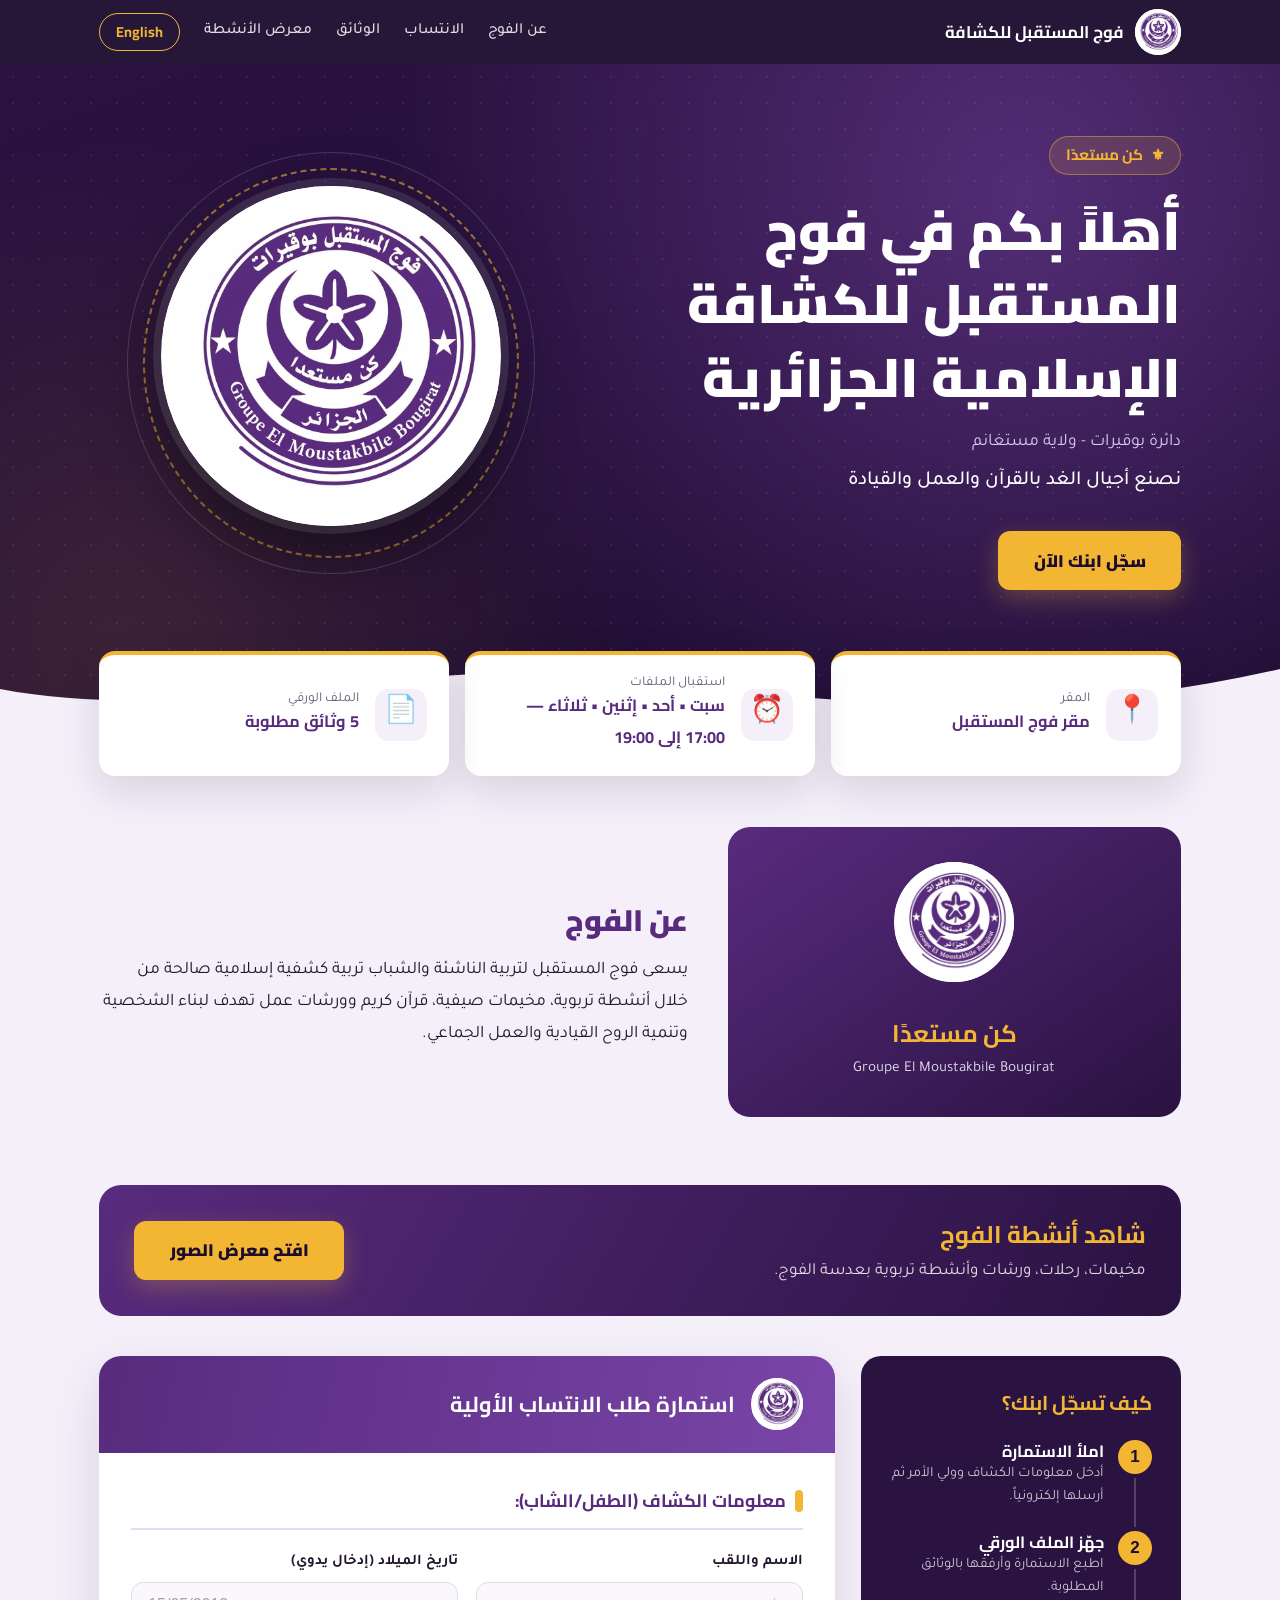
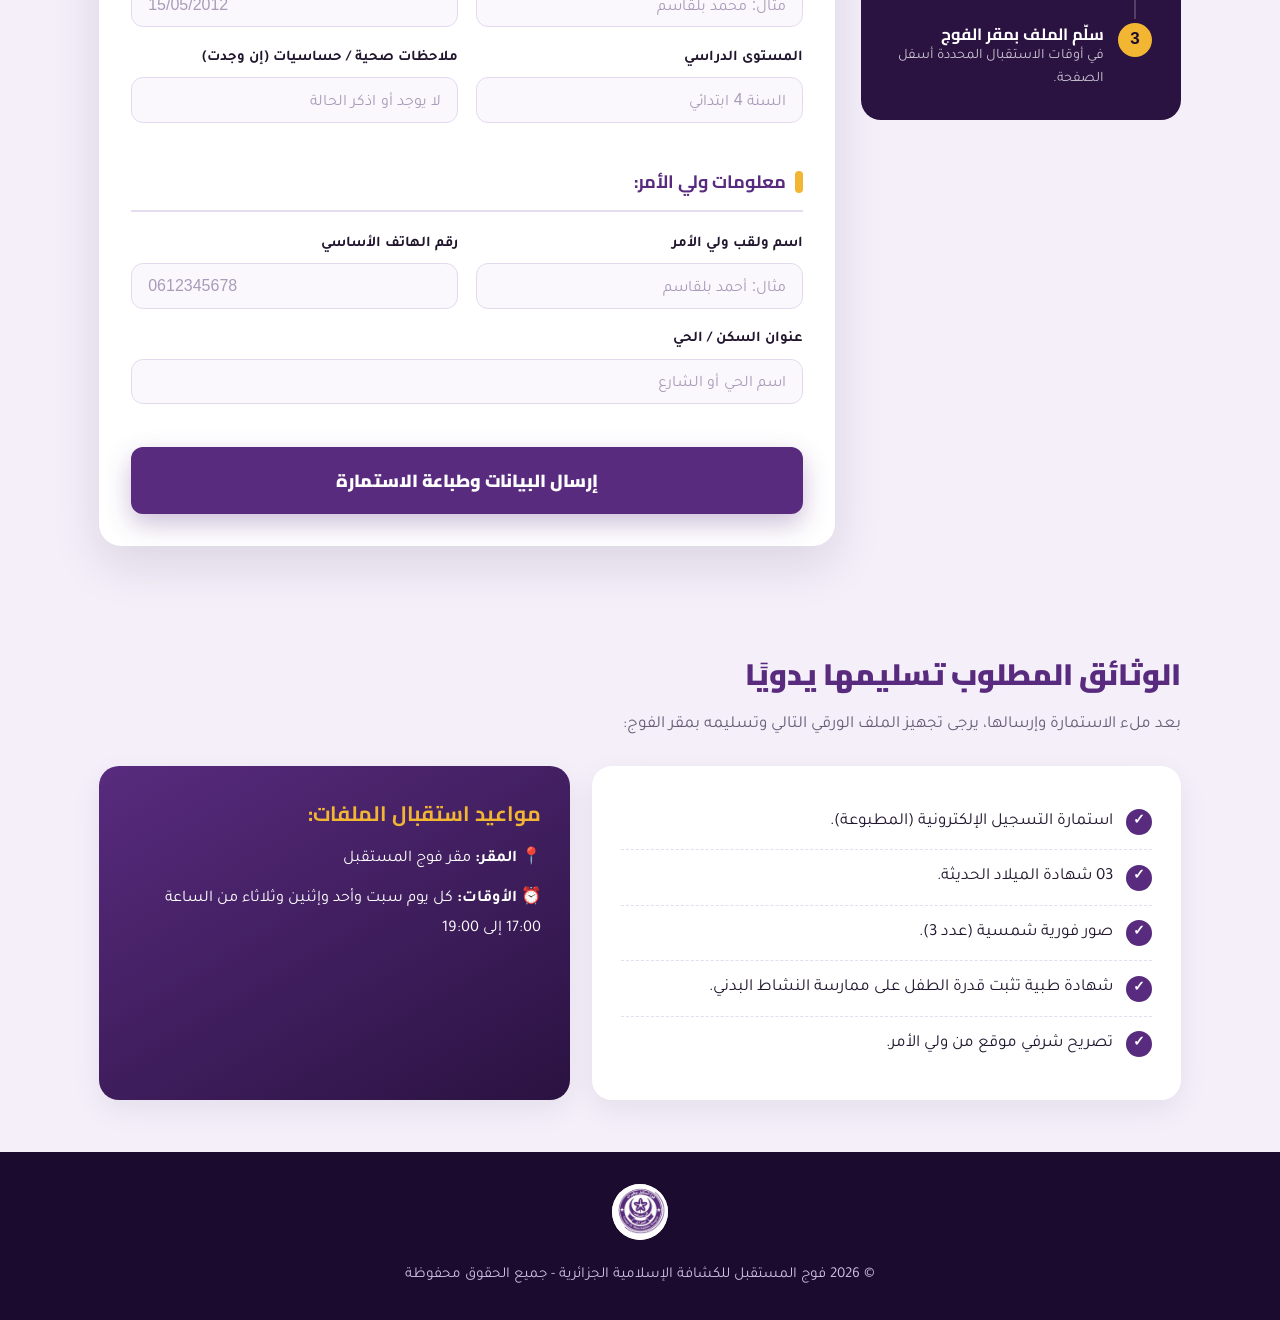
<file: index.html>
<!DOCTYPE html>
<html lang="ar" dir="rtl">
<head>
<meta charset="UTF-8">
<meta name="viewport" content="width=device-width, initial-scale=1.0">
<title>فوج المستقبل دائرة بوقيرات ولاية مستغانم - الكشافة الإسلامية الجزائرية</title>
<link rel="preconnect" href="https://fonts.googleapis.com">
<link rel="preconnect" href="https://fonts.gstatic.com" crossorigin>
<link href="https://fonts.googleapis.com/css2?family=Cairo:wght@500;700;900&family=Tajawal:wght@400;500;700&display=swap" rel="stylesheet">
<style>
:root{
  --p:#582b7e; --p-mid:#7a45a8; --p-dark:#2a1241; --p-deep:#1b0b2e;
  --lav:#f4eff9; --lav-2:#e6dcf1; --gold:#f2b632; --ink:#21162e; --muted:#6a5d78;
  --line:#e3daee; --white:#fff; --danger:#b3261e;
}
*{box-sizing:border-box;margin:0;padding:0}
html{scroll-behavior:smooth;scroll-padding-top:84px}
body{font-family:'Tajawal',sans-serif;background:var(--lav);color:var(--ink);line-height:1.8;font-size:17px}
h1,h2,h3,h4,.btn,.lang-btn,.badge{font-family:'Cairo','Tajawal',sans-serif}
input{font-family:Arial,'Tajawal',sans-serif}
:focus-visible{outline:3px solid var(--gold);outline-offset:2px}
.wrap{max-width:1120px;margin:auto;padding:0 1.2rem}

/* Header */
header{position:sticky;top:0;z-index:50;background:rgba(27,11,46,.95);backdrop-filter:blur(10px);color:#fff}
.bar{display:flex;align-items:center;justify-content:space-between;gap:1rem;padding-block:.55rem}
.brand{display:flex;align-items:center;gap:.7rem;text-decoration:none;color:#fff}
.logo{width:46px;height:46px;border-radius:50%;background:#fff;object-fit:contain;flex:none}
.brand b{font-family:'Cairo';font-size:1.05rem}
nav{display:flex;align-items:center;gap:1.5rem}
nav a{color:#fff;text-decoration:none;font-weight:500;opacity:.85;font-size:.97rem}
nav a:hover{opacity:1;color:var(--gold)}
.lang-btn{background:transparent;color:var(--gold);border:1.5px solid var(--gold);padding:.3rem 1rem;border-radius:999px;font-weight:700;cursor:pointer;font-size:.9rem}
.lang-btn:hover{background:var(--gold);color:var(--p-deep)}
@media(max-width:720px){.bar{flex-wrap:wrap;gap:.4rem}.brand b{font-size:.9rem}nav{width:100%;gap:1rem;justify-content:space-between;overflow-x:auto;padding-bottom:.3rem}nav a{font-size:.9rem;white-space:nowrap}html{scroll-padding-top:120px}}

/* Hero */
.hero{position:relative;color:#fff;overflow:hidden;
  background:radial-gradient(circle at 80% 20%,rgba(122,69,168,.55),transparent 55%),radial-gradient(circle at 10% 90%,rgba(242,182,50,.12),transparent 40%),linear-gradient(160deg,var(--p-dark),var(--p-deep))}
.hero::before{content:"";position:absolute;inset:0;background-image:radial-gradient(rgba(255,255,255,.07) 1.5px,transparent 1.5px);background-size:26px 26px;pointer-events:none}
.hero-in{position:relative;display:grid;grid-template-columns:1.25fr 1fr;gap:2.5rem;align-items:center;padding-block:4.5rem 8rem}
.badge{display:inline-flex;align-items:center;gap:.5rem;background:rgba(242,182,50,.14);color:var(--gold);border:1px solid rgba(242,182,50,.45);padding:.3rem 1rem;border-radius:999px;font-weight:700;font-size:.95rem;margin-bottom:1.2rem}
.hero h1{font-size:clamp(2rem,4.8vw,3.4rem);font-weight:900;line-height:1.35}
.hero .where{font-size:1.1rem;color:#d9c8ec;margin:.8rem 0 .3rem}
.hero .sub{font-size:1.25rem;font-weight:500;margin-bottom:2rem;max-width:32rem}
.btn{display:inline-block;background:var(--gold);color:var(--p-deep);padding:.9rem 2.2rem;border-radius:12px;font-weight:900;font-size:1.05rem;text-decoration:none;border:0;cursor:pointer;box-shadow:0 8px 24px rgba(242,182,50,.28);transition:transform .15s,box-shadow .15s}
.btn:hover{transform:translateY(-2px);box-shadow:0 12px 28px rgba(242,182,50,.4)}
.seal{position:relative;justify-self:center;width:min(340px,70vw);aspect-ratio:1}
.seal::before{content:"";position:absolute;inset:-18px;border-radius:50%;border:2px dashed rgba(242,182,50,.6);animation:spin 60s linear infinite}
.seal::after{content:"";position:absolute;inset:-34px;border-radius:50%;border:1px solid rgba(255,255,255,.15)}
.seal img{position:relative;width:100%;height:100%;border-radius:50%;background:#fff;object-fit:contain;box-shadow:0 0 0 8px rgba(255,255,255,.1),0 30px 70px rgba(0,0,0,.5)}
@keyframes spin{to{transform:rotate(360deg)}}
.hero-wave{position:absolute;bottom:-1px;left:0;width:100%;height:70px;display:block}
@media(max-width:820px){.hero-in{grid-template-columns:1fr;text-align:center;padding-block:2.5rem 7rem}.hero .sub{margin-inline:auto}.seal{order:-1;width:190px}}

/* Info strip */
.strip{position:relative;margin-top:-4.2rem;z-index:5;display:grid;grid-template-columns:repeat(3,1fr);gap:1rem}
.strip div{background:#fff;border-radius:16px;padding:1.2rem 1.4rem;box-shadow:0 14px 40px rgba(42,18,65,.14);display:flex;gap:1rem;align-items:center;border-top:4px solid var(--gold)}
.strip i{font-style:normal;font-size:1.7rem;flex:none;width:52px;height:52px;border-radius:14px;background:var(--lav);display:grid;place-items:center}
.strip small{display:block;color:var(--muted);font-size:.85rem;line-height:1.4}
.strip b{font-family:'Cairo';font-size:1.02rem;line-height:1.5;color:var(--p)}
@media(max-width:800px){.strip{grid-template-columns:1fr;margin-top:-3.5rem}}

section{padding-block:3.2rem}
.sec-title{font-size:1.85rem;font-weight:900;color:var(--p);margin-bottom:.5rem}
.sec-sub{color:var(--muted);max-width:42rem;margin-bottom:1.6rem}

/* About */
.about{display:grid;grid-template-columns:1fr 1.3fr;gap:2.5rem;align-items:center}
.about-card{background:linear-gradient(145deg,var(--p),var(--p-dark));color:#fff;border-radius:22px;padding:2.2rem;text-align:center}
.about-card img{width:120px;height:120px;border-radius:50%;background:#fff;object-fit:contain;margin-bottom:1rem}
.about-card h3{font-size:1.5rem;color:var(--gold)}
.about-card p{opacity:.85;font-size:.95rem}
.about p.txt{font-size:1.1rem}
@media(max-width:800px){.about{grid-template-columns:1fr}}

.gal-teaser{display:flex;align-items:center;justify-content:space-between;gap:1.5rem;flex-wrap:wrap;background:linear-gradient(120deg,var(--p),var(--p-dark));color:#fff;border-radius:22px;padding:1.8rem 2.2rem;margin-block:1rem 2rem}
.gal-teaser h2{font-size:1.5rem;color:var(--gold)}
.gal-teaser p{opacity:.85}
/* Register layout */
.reg{display:grid;grid-template-columns:320px 1fr;gap:1.6rem;align-items:start}
.how{position:sticky;top:96px;background:var(--p-dark);color:#fff;border-radius:20px;padding:1.8rem}
.how h3{font-size:1.25rem;color:var(--gold);margin-bottom:1.2rem}
.how ol{list-style:none;counter-reset:s;position:relative}
.how li{counter-increment:s;position:relative;padding-inline-start:3rem;padding-bottom:1.4rem}
.how li:last-child{padding-bottom:0}
.how li::before{content:counter(s);position:absolute;inset-inline-start:0;top:0;width:34px;height:34px;border-radius:50%;background:var(--gold);color:var(--p-deep);font-family:Arial;font-weight:700;display:grid;place-items:center}
.how li::after{content:"";position:absolute;inset-inline-start:16px;top:38px;bottom:4px;width:2px;background:rgba(255,255,255,.2)}
.how li:last-child::after{display:none}
.how h4{font-size:1.02rem;line-height:1.4}
.how p{font-size:.9rem;opacity:.75;line-height:1.6}
@media(max-width:900px){.reg{grid-template-columns:1fr}.how{position:static}}

.form-card{background:#fff;border-radius:22px;box-shadow:0 18px 50px rgba(42,18,65,.12);overflow:hidden}
.form-head{background:linear-gradient(100deg,var(--p),var(--p-mid));color:#fff;padding:1.4rem 2rem;display:flex;align-items:center;gap:1rem}
.form-head img{width:52px;height:52px;border-radius:50%;background:#fff;object-fit:contain}
.form-head h2{font-size:1.35rem}
form{padding:2rem}
fieldset{border:0;margin-bottom:1.6rem}
legend{font-family:'Cairo';font-weight:700;color:var(--p);font-size:1.12rem;width:100%;padding-bottom:.7rem;border-bottom:2px solid var(--lav-2);margin-bottom:1.2rem;display:flex;align-items:center;gap:.6rem}
legend::before{content:"";width:8px;height:22px;border-radius:4px;background:var(--gold)}
.row{display:grid;grid-template-columns:1fr 1fr;gap:0 1.1rem}
.field{margin-bottom:1.1rem}.field.full{grid-column:1/-1}
label{display:block;font-weight:700;font-size:.93rem;margin-bottom:.35rem;color:var(--ink)}
input{width:100%;padding:.8rem 1rem;font-size:1rem;border:1.5px solid var(--line);border-radius:12px;background:#faf8fc;color:var(--ink);transition:border .15s,box-shadow .15s,background .15s}
input:hover{border-color:#cdbde0}
input:focus{outline:0;background:#fff;border-color:var(--p);box-shadow:0 0 0 4px rgba(88,43,126,.15)}
input::placeholder{color:#a99bb9}
.submit{width:100%;padding:1.05rem;font-size:1.1rem;background:var(--p);color:#fff;box-shadow:0 10px 26px rgba(88,43,126,.3)}
.submit:hover{box-shadow:0 14px 30px rgba(88,43,126,.42)}
.submit:disabled{opacity:.6;cursor:wait;transform:none}
.msg{display:none;margin-top:1.1rem;padding:1rem 1.2rem;border-radius:12px;font-weight:700}
.msg.ok{display:block;background:#e8f6ee;color:#0d5a34;border:1px solid #b7dfc7}
.msg.err{display:block;background:#fdeceb;color:var(--danger);border:1px solid #f4c6c3}
.msg .btn{margin-top:.7rem;background:var(--p);color:#fff;box-shadow:none;padding:.6rem 1.4rem;font-size:.95rem}
@media(max-width:640px){.row{grid-template-columns:1fr}form{padding:1.3rem}}

/* Documents */
.docs{display:grid;grid-template-columns:1.25fr 1fr;gap:1.4rem}
.panel{background:#fff;border-radius:20px;padding:1.8rem;box-shadow:0 10px 30px rgba(42,18,65,.07)}
.check{list-style:none}
.check li{display:flex;gap:.8rem;align-items:flex-start;padding:.75rem 0;border-bottom:1px dashed var(--lav-2)}
.check li:last-child{border:0}
.check li::before{content:"✓";flex:none;width:26px;height:26px;border-radius:50%;background:var(--p);color:#fff;display:grid;place-items:center;font-weight:700;font-size:.85rem;margin-top:.15rem}
.sched{background:linear-gradient(150deg,var(--p),var(--p-dark));color:#fff}
.sched h3{color:var(--gold);font-size:1.3rem;margin-bottom:.8rem}
.sched p{margin:.7rem 0;font-size:1.02rem}
@media(max-width:820px){.docs{grid-template-columns:1fr}}

footer{background:var(--p-deep);color:#cdbfe0;text-align:center;padding:2rem 1rem;font-size:.95rem}
footer img{width:56px;height:56px;border-radius:50%;background:#fff;object-fit:contain;margin-bottom:.6rem}

@media print{
  header,.hero,.strip,footer,.about-sec,.how,.docs-sec,.submit,.msg,.form-head img{display:none!important}
  body{background:#fff}.reg{display:block}.form-card{box-shadow:none;border:1px solid #000}
  .form-head{background:#fff;color:#000;border-bottom:2px solid #000}
  input{border:0;border-bottom:1px solid #000;border-radius:0;background:#fff}
}
@media(prefers-reduced-motion:reduce){*{animation:none!important;transition:none!important;scroll-behavior:auto!important}}
</style>
</head>
<body>

<header>
  <div class="wrap bar">
    <a class="brand" href="#top"><img src="logo.png" alt="" class="logo"><b data-i18n="navBrand">فوج المستقبل للكشافة</b></a>
    <nav>
      <a href="#about" data-i18n="navAbout">عن الفوج</a>
      <a href="#register" data-i18n="navRegister">الانتساب</a>
      <a href="#documents" data-i18n="navDocs">الوثائق</a>
      <a href="gallery.html" data-i18n="navGallery">معرض الأنشطة</a>
      <button class="lang-btn" onclick="toggleLanguage()" data-i18n="langBtn" type="button">English</button>
    </nav>
  </div>
</header>

<div class="hero" id="top">
  <div class="wrap hero-in">
    <div>
      <span class="badge">⚜ <span data-i18n="motto">كن مستعدًا</span></span>
      <h1 data-i18n="heroTitle">أهلاً بكم في فوج المستقبل للكشافة الإسلامية الجزائرية</h1>
      <p class="where" data-i18n="where">دائرة بوقيرات - ولاية مستغانم</p>
      <p class="sub" data-i18n="heroSubtitle">نصنع أجيال الغد بالقرآن والعمل والقيادة</p>
      <a href="#register" class="btn" data-i18n="heroBtn">سجّل ابنك الآن</a>
    </div>
    <div class="seal"><img src="logo.png" alt="شعار فوج المستقبل بوقيرات"></div>
  </div>
  <svg class="hero-wave" viewBox="0 0 1440 70" preserveAspectRatio="none" aria-hidden="true"><path d="M0,40 C240,80 480,0 720,30 C960,60 1200,70 1440,20 L1440,70 L0,70 Z" fill="#f4eff9"/></svg>
</div>

<div class="wrap strip">
  <div><i>📍</i><span><small data-i18n="stLocL">المقر</small><b data-i18n="stLocV">مقر فوج المستقبل</b></span></div>
  <div><i>⏰</i><span><small data-i18n="stTimeL">استقبال الملفات</small><b data-i18n="stTimeV">سبت • أحد • إثنين • ثلاثاء — 17:00 إلى 19:00</b></span></div>
  <div><i>📄</i><span><small data-i18n="stDocL">الملف الورقي</small><b data-i18n="stDocV">5 وثائق مطلوبة</b></span></div>
</div>

<main class="wrap">
  <section id="about" class="about-sec">
    <div class="about">
      <div class="about-card">
        <img src="logo.png" alt="">
        <h3 data-i18n="motto2">كن مستعدًا</h3>
        <p>Groupe El Moustakbile Bougirat</p>
      </div>
      <div>
        <h2 class="sec-title" data-i18n="aboutTitle">عن الفوج</h2>
        <p class="txt" data-i18n="aboutText">يسعى فوج المستقبل لتربية الناشئة والشباب تربية كشفية إسلامية صالحة من خلال أنشطة تربوية، مخيمات صيفية، قرآن كريم وورشات عمل تهدف لبناء الشخصية وتنمية الروح القيادية والعمل الجماعي.</p>
      </div>
    </div>
  </section>

  <section class="gal-teaser">
    <div>
      <h2 data-i18n="galT">شاهد أنشطة الفوج</h2>
      <p data-i18n="galP">مخيمات، رحلات، ورشات وأنشطة تربوية بعدسة الفوج.</p>
    </div>
    <a href="gallery.html" class="btn" data-i18n="galB">افتح معرض الصور</a>
  </section>

  <section id="register" style="padding-top:.5rem">
    <div class="reg">
      <aside class="how">
        <h3 data-i18n="stepsTitle">كيف تسجّل ابنك؟</h3>
        <ol>
          <li><h4 data-i18n="s1t">املأ الاستمارة</h4><p data-i18n="s1p">أدخل معلومات الكشاف وولي الأمر ثم أرسلها إلكترونياً.</p></li>
          <li><h4 data-i18n="s2t">جهّز الملف الورقي</h4><p data-i18n="s2p">اطبع الاستمارة وأرفقها بالوثائق المطلوبة.</p></li>
          <li><h4 data-i18n="s3t">سلّم الملف بمقر الفوج</h4><p data-i18n="s3p">في أوقات الاستقبال المحددة أسفل الصفحة.</p></li>
        </ol>
      </aside>

      <div class="form-card">
        <div class="form-head"><img src="logo.png" alt=""><h2 data-i18n="formTitle">استمارة طلب الانتساب الأولية</h2></div>
        <form action="https://api.web3forms.com/submit" method="POST" id="scoutForm">
          <input type="hidden" name="access_key" value="ae1d5bed-e2f6-4f50-ba36-f5900c49411c">
          <input type="hidden" name="subject" value="تسجيل كشاف جديد - فوج المستقبل">

          <fieldset>
            <legend data-i18n="scoutInfoHead">معلومات الكشاف (الطفل/الشاب):</legend>
            <div class="row">
              <div class="field"><label for="childName" data-i18n="lblChildName">الاسم واللقب</label>
                <input type="text" name="1_Scout_Name" id="childName" required data-ph="phChildName" placeholder="مثال: محمد بلقاسم"></div>
              <div class="field"><label for="birthDate" data-i18n="lblBirthDate">تاريخ الميلاد (إدخال يدوي)</label>
                <input type="text" name="2_Birth_Date" id="birthDate" required inputmode="numeric" placeholder="15/05/2012" dir="ltr" style="text-align:start"></div>
              <div class="field"><label for="education" data-i18n="lblEducation">المستوى الدراسي</label>
                <input type="text" name="3_Education_Level" id="education" required data-ph="phEducation" placeholder="السنة 4 ابتدائي"></div>
              <div class="field"><label for="health" data-i18n="lblHealth">ملاحظات صحية / حساسيات (إن وجدت)</label>
                <input type="text" name="4_Health_Notes" id="health" data-ph="phHealth" placeholder="لا يوجد أو اذكر الحالة"></div>
            </div>
          </fieldset>

          <fieldset>
            <legend data-i18n="parentInfoHead">معلومات ولي الأمر:</legend>
            <div class="row">
              <div class="field"><label for="parentName" data-i18n="lblParentName">اسم ولقب ولي الأمر</label>
                <input type="text" name="5_Parent_Name" id="parentName" required data-ph="phParentName" placeholder="مثال: أحمد بلقاسم"></div>
              <div class="field"><label for="phone" data-i18n="lblPhone">رقم الهاتف الأساسي</label>
                <input type="tel" name="6_Phone" id="phone" required placeholder="0612345678" dir="ltr" style="text-align:start"></div>
              <div class="field full"><label for="address" data-i18n="lblAddress">عنوان السكن / الحي</label>
                <input type="text" name="7_Address" id="address" required data-ph="phAddress" placeholder="اسم الحي أو الشارع"></div>
            </div>
          </fieldset>

          <button type="submit" class="btn submit" id="submitBtn" data-i18n="submitBtn">إرسال البيانات وطباعة الاستمارة</button>
          <div id="formMsg" class="msg" role="status" aria-live="polite"></div>
        </form>
      </div>
    </div>
  </section>

  <section id="documents" class="docs-sec">
    <h2 class="sec-title" data-i18n="docsTitle">الوثائق المطلوب تسليمها يدويًا</h2>
    <p class="sec-sub" data-i18n="docsSub">بعد ملء الاستمارة وإرسالها، يرجى تجهيز الملف الورقي التالي وتسليمه بمقر الفوج:</p>
    <div class="docs">
      <div class="panel"><ul class="check">
        <li data-i18n="doc1">استمارة التسجيل الإلكترونية (المطبوعة).</li>
        <li data-i18n="doc2">03 شهادة الميلاد الحديثة.</li>
        <li data-i18n="doc3">صور فورية شمسية (عدد 3).</li>
        <li data-i18n="doc4">شهادة طبية تثبت قدرة الطفل على ممارسة النشاط البدني.</li>
        <li data-i18n="doc5">تصريح شرفي موقع من ولي الأمر.</li>
      </ul></div>
      <div class="panel sched">
        <h3 data-i18n="scheduleHead">مواعيد استقبال الملفات:</h3>
        <p data-i18n="locationText">📍 <strong>المقر:</strong> مقر فوج المستقبل</p>
        <p data-i18n="timeText">⏰ <strong>الأوقات:</strong> كل يوم سبت وأحد وإثنين وثلاثاء من الساعة 17:00 إلى 19:00</p>
      </div>
    </div>
  </section>
</main>

<footer>
  <img src="logo.png" alt=""><br>
  <p data-i18n="footerText">© 2026 فوج المستقبل للكشافة الإسلامية الجزائرية - جميع الحقوق محفوظة</p>
</footer>

<script>
let currentLang='ar';
const translations={
ar:{navBrand:"فوج المستقبل للكشافة",navAbout:"عن الفوج",navRegister:"الانتساب",navDocs:"الوثائق",navGallery:"معرض الأنشطة",galT:"شاهد أنشطة الفوج",galP:"مخيمات، رحلات، ورشات وأنشطة تربوية بعدسة الفوج.",galB:"افتح معرض الصور",langBtn:"English",
motto:"كن مستعدًا",motto2:"كن مستعدًا",where:"دائرة بوقيرات - ولاية مستغانم",
heroTitle:"أهلاً بكم في فوج المستقبل للكشافة الإسلامية الجزائرية",heroSubtitle:"نصنع أجيال الغد بالقرآن والعمل والقيادة",heroBtn:"سجّل ابنك الآن",
stLocL:"المقر",stLocV:"مقر فوج المستقبل",stTimeL:"استقبال الملفات",stTimeV:"سبت • أحد • إثنين • ثلاثاء — 17:00 إلى 19:00",stDocL:"الملف الورقي",stDocV:"5 وثائق مطلوبة",
aboutTitle:"عن الفوج",aboutText:"يسعى فوج المستقبل لتربية الناشئة والشباب تربية كشفية إسلامية صالحة من خلال أنشطة تربوية، مخيمات صيفية، قرآن كريم وورشات عمل تهدف لبناء الشخصية وتنمية الروح القيادية والعمل الجماعي.",
stepsTitle:"كيف تسجّل ابنك؟",s1t:"املأ الاستمارة",s1p:"أدخل معلومات الكشاف وولي الأمر ثم أرسلها إلكترونياً.",s2t:"جهّز الملف الورقي",s2p:"اطبع الاستمارة وأرفقها بالوثائق المطلوبة.",s3t:"سلّم الملف بمقر الفوج",s3p:"في أوقات الاستقبال المحددة أسفل الصفحة.",
formTitle:"استمارة طلب الانتساب الأولية",scoutInfoHead:"معلومات الكشاف (الطفل/الشاب):",lblChildName:"الاسم واللقب",lblBirthDate:"تاريخ الميلاد (إدخال يدوي)",lblEducation:"المستوى الدراسي",lblHealth:"ملاحظات صحية / حساسيات (إن وجدت)",parentInfoHead:"معلومات ولي الأمر:",lblParentName:"اسم ولقب ولي الأمر",lblPhone:"رقم الهاتف الأساسي",lblAddress:"عنوان السكن / الحي",submitBtn:"إرسال البيانات وطباعة الاستمارة",
docsTitle:"الوثائق المطلوب تسليمها يدويًا",docsSub:"بعد ملء الاستمارة وإرسالها، يرجى تجهيز الملف الورقي التالي وتسليمه بمقر الفوج:",
doc1:"استمارة التسجيل الإلكترونية (المطبوعة).",doc2:"03 شهادة الميلاد الحديثة.",doc3:"صور فورية شمسية (عدد 3).",doc4:"شهادة طبية تثبت قدرة الطفل على ممارسة النشاط البدني.",doc5:"تصريح شرفي موقع من ولي الأمر.",
scheduleHead:"مواعيد استقبال الملفات:",locationText:"📍 <strong>المقر:</strong> مقر فوج المستقبل",timeText:"⏰ <strong>الأوقات:</strong> كل يوم سبت وأحد وإثنين وثلاثاء من الساعة 17:00 إلى 19:00",
footerText:"© 2026 فوج المستقبل للكشافة الإسلامية الجزائرية - جميع الحقوق محفوظة",
phChildName:"مثال: محمد بلقاسم",phEducation:"السنة 4 ابتدائي",phHealth:"لا يوجد أو اذكر الحالة",phParentName:"مثال: أحمد بلقاسم",phAddress:"اسم الحي أو الشارع",
sending:"جارٍ الإرسال...",ok:"تم إرسال بياناتك بنجاح. يمكنك الآن طباعة الاستمارة وتسليمها مع الوثائق.",printBtn:"طباعة الاستمارة",err:"تعذّر الإرسال. تحقق من اتصالك بالإنترنت ثم أعد المحاولة."},
en:{navBrand:"El-Moustakbal Scouts",navAbout:"About Us",navRegister:"Join Us",navDocs:"Documents",navGallery:"Activities Gallery",galT:"See our group activities",galP:"Camps, trips, workshops and educational activities through the group's lens.",galB:"Open the photo gallery",langBtn:"العربية",
motto:"Be Prepared",motto2:"Be Prepared",where:"Bougirat District - Mostaganem Province",
heroTitle:"Welcome to El-Moustakbal Scout Group",heroSubtitle:"Building tomorrow's leaders through the Quran, action, and leadership",heroBtn:"Register Your Child Now",
stLocL:"Location",stLocV:"El-Moustakbal Scout HQ",stTimeL:"File reception",stTimeV:"Sat • Sun • Mon • Tue — 17:00 to 19:00",stDocL:"Paper file",stDocV:"5 required documents",
aboutTitle:"About Our Group",aboutText:"El-Moustakbal Scout Group aims to raise youth according to sound Islamic and scout values through educational activities, summer camps, Quran learning, and workshops aimed at character building and teamwork.",
stepsTitle:"How to register your child",s1t:"Fill in the form",s1p:"Enter the scout's and parent's details, then submit online.",s2t:"Prepare the paper file",s2p:"Print the form and attach the required documents.",s3t:"Hand it in at the HQ",s3p:"During the reception hours listed below.",
formTitle:"Initial Membership Application Form",scoutInfoHead:"Scout Information (Child/Youth):",lblChildName:"Full Name",lblBirthDate:"Date of Birth (Manual Entry)",lblEducation:"Educational Level",lblHealth:"Health Notes / Allergies (if any)",parentInfoHead:"Parent / Guardian Information:",lblParentName:"Parent Full Name",lblPhone:"Primary Phone Number",lblAddress:"Home Address / District",submitBtn:"Submit Data & Print Form",
docsTitle:"Required Documents (Hand Submission)",docsSub:"After submitting the online form, please prepare the following physical documents for in-person submission:",
doc1:"Printed online registration form.",doc2:"Recent birth certificate (3 copies).",doc3:"Passport-size photos (3).",doc4:"Medical certificate proving fitness for physical activity.",doc5:"Signed parent authorization form.",
scheduleHead:"Document Submission Schedule:",locationText:"📍 <strong>Location:</strong> El-Moustakbal Scout Headquarters",timeText:"⏰ <strong>Hours:</strong> Every Saturday, Sunday, Monday and Tuesday from 17:00 to 19:00",
footerText:"© 2026 El-Moustakbal Scout Group - All Rights Reserved",
phChildName:"e.g. Mohamed Belkacem",phEducation:"4th year primary",phHealth:"None, or describe",phParentName:"e.g. Ahmed Belkacem",phAddress:"District or street name",
sending:"Sending...",ok:"Your data was sent successfully. You can now print the form and hand it in with the documents.",printBtn:"Print the form",err:"Could not send. Check your connection and try again."}
};
function toggleLanguage(){
  currentLang=currentLang==='ar'?'en':'ar';
  const t=translations[currentLang];
  document.documentElement.dir=currentLang==='ar'?'rtl':'ltr';
  document.documentElement.lang=currentLang;
  document.querySelectorAll('[data-i18n]').forEach(el=>{if(t[el.dataset.i18n])el.innerHTML=t[el.dataset.i18n]});
  document.querySelectorAll('[data-ph]').forEach(el=>{el.placeholder=t[el.dataset.ph]});
  document.title=currentLang==='ar'?'فوج المستقبل دائرة بوقيرات ولاية مستغانم - الكشافة الإسلامية الجزائرية':'El-Moustakbal Group - Algerian Muslim Scouts';
}
const form=document.getElementById('scoutForm'),btn=document.getElementById('submitBtn'),msg=document.getElementById('formMsg');
form.addEventListener('submit',async function(e){
  e.preventDefault();
  const t=translations[currentLang];
  btn.disabled=true;btn.textContent=t.sending;msg.className='msg';
  try{
    const res=await fetch(form.action,{method:'POST',headers:{'Accept':'application/json'},body:new FormData(form)});
    const data=await res.json();
    if(!res.ok||!data.success)throw new Error(data.message||'error');
    msg.className='msg ok';
    msg.innerHTML=t.ok+'<br><button type="button" class="btn" onclick="window.print()">'+t.printBtn+'</button>';
    setTimeout(()=>window.print(),600);
  }catch(err){msg.className='msg err';msg.textContent=t.err}
  finally{btn.disabled=false;btn.textContent=t.submitBtn}
});
</script>
</body>
</html>
</file>
